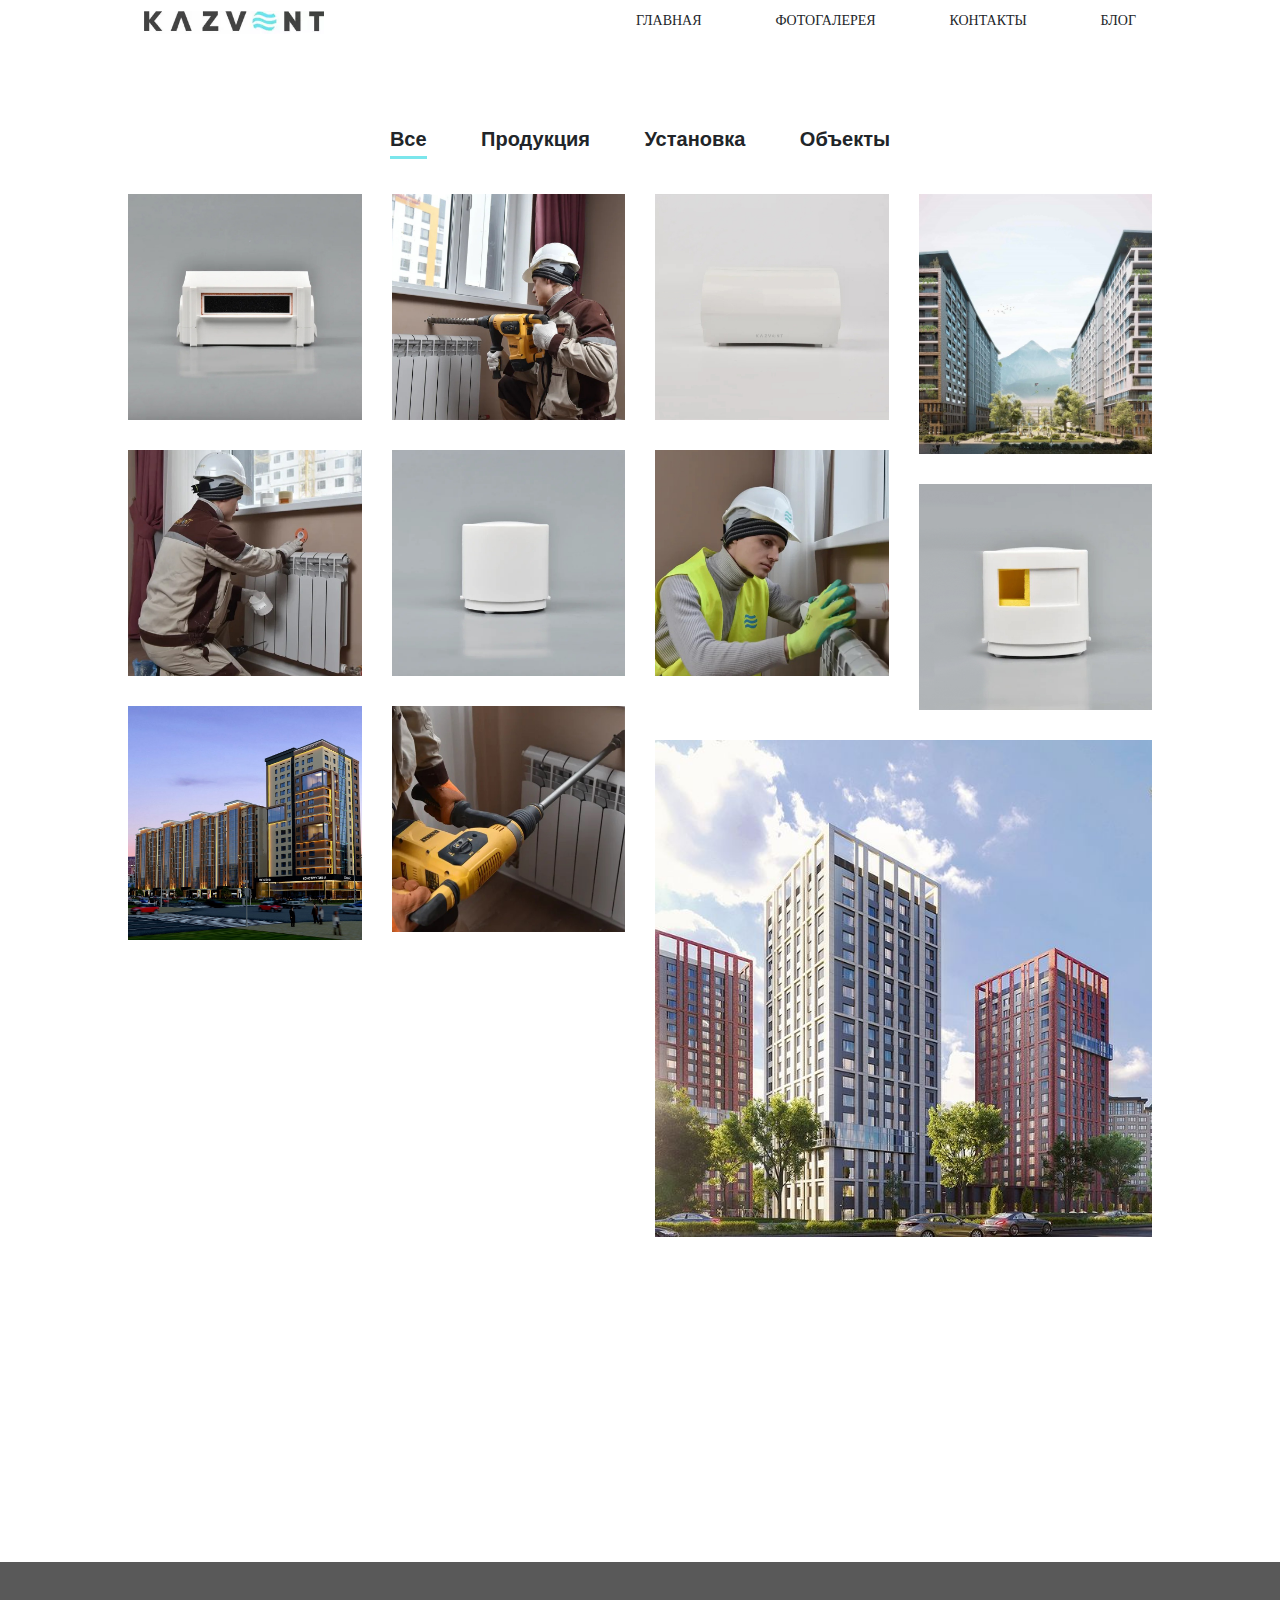
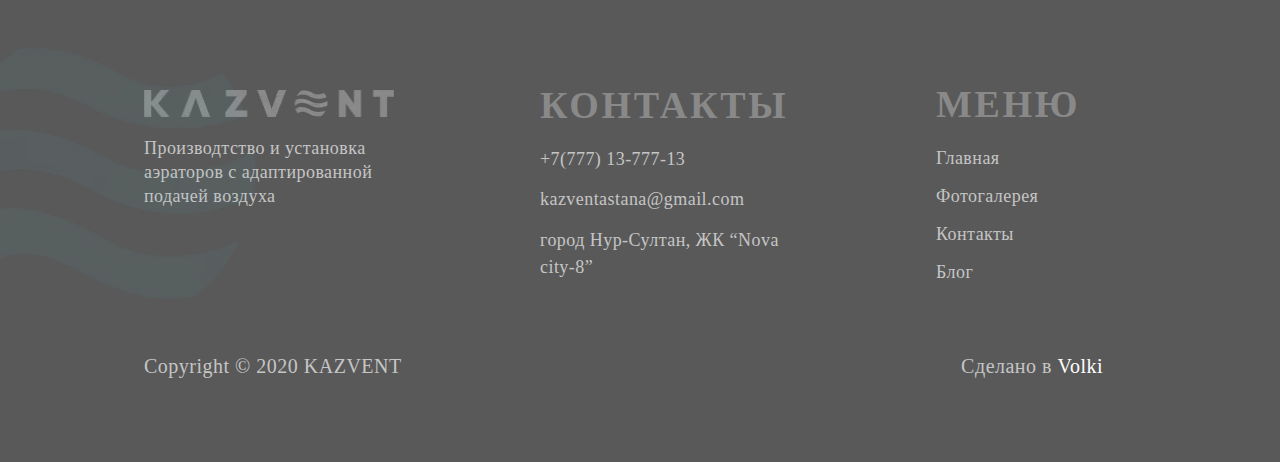
<file: gallery.html>
<!DOCTYPE html>
<html lang="en">

<head>
  <meta charset="UTF-8">
  <meta name="description" content="">
  <meta http-equiv="X-UA-Compatible" content="IE=edge">
  <meta name="viewport" content="width=device-width, initial-scale=1, shrink-to-fit=no">

  <title>Alime - Photography HTML Template</title>

  <link rel="icon" type="image/png" href="img/favicon.png">

  <link rel="stylesheet" href="css/main.css">
  <link rel="stylesheet" href="style.css">
</head>
<header class="header">
  <section class="mobile_header">
    <a href="/index.html"><img src="img/Logo.webp" alt="" class="logo_mobile"></a>
    <div class="hamburger-menu">
      <input id="menu__toggle" type="checkbox" />
      <label class="menu__btn" for="menu__toggle">
        <span></span>
      </label>
      <ul class="menu__box">
        <li><a class="menu__item" href="/index.html">Главная</a></li>
        <li><a class="menu__item" href="/gallery.html">Фотогалерея</a></li>
        <li><a class="menu__item" href="/contacts.html">Контакты</a></li>
        <li><a class="menu__item" href="/blog.html">Блог</a></li>
      </ul>
    </div>
  </section>
  <section class="header2">

    <a href="/index.html"><img src="img/Logo.webp" alt="" class="logo"></a>


    <section class="menu">
      <ul class="menu1">
        <li class="menu_element"><a href="/index.html">Главная</a></li>
        <li class="menu_element"><a href="/gallery.html">Фотогалерея</a></li>
        <li class="menu_element"><a href="/contacts.html">Контакты</a></li>
        <li class="menu_element"><a href="/blog.html">Блог</a></li>
      </ul>
    </section>
  </section>
</header>

<body>





  <div class="alime-portfolio-area section-padding-80 clearfix">
    <div class="container-fluid">
      <div class="row">
        <div class="col-12">

          <div class="alime-projects-menu">
            <div class="portfolio-menu text-center">
              <button class="btn active" data-filter="*">Все</button>
              <button class="btn" data-filter=".products">Продукция</button>
              <button class="btn" data-filter=".installation">Установка</button>
              <button class="btn" data-filter=".objects">Объекты</button>
            </div>
          </div>
        </div>
      </div>
      <div class="row alime-portfolio">

        <div class="col-12 col-sm-6 col-lg-3 single_gallery_item products mb-30 wow fadeInUp" data-wow-delay="100ms">
          <div class="single-portfolio-content">
            <img src="img/bg-img/1.jpg" alt="">
            <div class="hover-content">
              <a href="img/bg-img/1.jpg" class="portfolio-img">+</a>
            </div>
          </div>
        </div>

        <div class="col-12 col-sm-6 col-lg-3 single_gallery_item installation human mb-30 wow fadeInUp"
          data-wow-delay="300ms">
          <div class="single-portfolio-content">
            <img src="img/bg-img/A.jpg" alt="">
            <div class="hover-content">
              <a href="img/bg-img/A.jpg" class="portfolio-img">+</a>
            </div>
          </div>
        </div>

        <div class="col-12 col-sm-6 col-lg-3 single_gallery_item products mb-30 wow fadeInUp" data-wow-delay="500ms">
          <div class="single-portfolio-content">
            <img src="img/bg-img/2.jpg" alt="">
            <div class="hover-content">
              <a href="img/bg-img/2.jpg" class="portfolio-img">+</a>
            </div>
          </div>
        </div>

        <div class="col-12 col-sm-6 col-lg-3 single_gallery_item objects mb-30 wow fadeInUp" data-wow-delay="500ms">
          <div class="single-portfolio-content">
            <img src="img/bg-img/10.jpg" alt="">
            <div class="hover-content">
              <a href="img/bg-img/10.jpg" class="portfolio-img">+</a>
            </div>
          </div>
        </div>

        <div class="col-12 col-sm-6 col-lg-3 single_gallery_item installation mb-30 wow fadeInUp"
          data-wow-delay="700ms">
          <div class="single-portfolio-content">
            <img src="img/bg-img/B.jpg" alt="">
            <div class="hover-content">
              <a href="img/bg-img/B.jpg" class="portfolio-img">+</a>
            </div>
          </div>
        </div>

        <div class="col-12 col-sm-6 col-lg-3 single_gallery_item products mb-30 wow fadeInUp" data-wow-delay="100ms">
          <div class="single-portfolio-content">
            <img src="img/bg-img/3.jpg" alt="">
            <div class="hover-content">
              <a href="img/bg-img/3.jpg" class="portfolio-img">+</a>
            </div>
          </div>
        </div>

        <div class="col-12 col-sm-6 col-lg-3 single_gallery_item installation country mb-30 wow fadeInUp"
          data-wow-delay="300ms">
          <div class="single-portfolio-content">
            <img src="img/bg-img/C.jpg" alt="">
            <div class="hover-content">
              <a href="img/bg-img/C.jpg" class="portfolio-img">+</a>
            </div>
          </div>
        </div>

        <div class="col-12 col-sm-6 col-lg-3 single_gallery_item products mb-30 wow fadeInUp" data-wow-delay="500ms">
          <div class="single-portfolio-content">
            <img src="img/bg-img/4.jpg" alt="">
            <div class="hover-content">
              <a href="img/bg-img/4.jpg" class="portfolio-img">+</a>
            </div>
          </div>
        </div>

        <div class="col-12 col-sm-6 col-lg-3 single_gallery_item objects mb-30 wow fadeInUp" data-wow-delay="500ms">
          <div class="single-portfolio-content">
            <img src="img/bg-img/9.jpg" alt="">
            <div class="hover-content">
              <a href="img/bg-img/9.jpg" class="portfolio-img">+</a>
            </div>
          </div>
        </div>

        <div class="col-12 col-sm-6 col-lg-3 single_gallery_item installation mb-30 wow fadeInUp"
          data-wow-delay="700ms">
          <div class="single-portfolio-content">
            <img src="img/bg-img/D.jpg" alt="">
            <div class="hover-content">
              <a href="img/bg-img/D.jpg" class="portfolio-img">+</a>
            </div>
          </div>
        </div>

        <div class="col-12 col-sm-6 col-lg-6 single_gallery_item objects mb-30 wow fadeInUp" data-wow-delay="100ms">
          <div class="single-portfolio-content">
            <img src="img/bg-img/7.jpg" alt="">
            <div class="hover-content">
              <a href="img/bg-img/7.jpg" class="portfolio-img">+</a>
            </div>
          </div>
        </div>

        <div class="col-12 col-sm-6 col-lg-3 single_gallery_item products mb-30 wow fadeInUp" data-wow-delay="300ms">
          <div class="single-portfolio-content">
            <img src="img/bg-img/6.jpg" alt="">
            <div class="hover-content">
              <a href="img/bg-img/6.jpg" class="portfolio-img">+</a>
            </div>
          </div>
        </div>

        <div class="col-12 col-sm-6 col-lg-3 single_gallery_item products mb-30 wow fadeInUp" data-wow-delay="500ms">
          <div class="single-portfolio-content">
            <img src="img/bg-img/5.jpg" alt="">
            <div class="hover-content">
              <a href="img/bg-img/5.jpg" class="portfolio-img">+</a>
            </div>
          </div>
        </div>
        <div class="col-12 col-sm-6 col-lg-3 single_gallery_item objects mb-30 wow fadeInUp" data-wow-delay="500ms">
          <div class="single-portfolio-content">
            <img src="img/bg-img/8.jpg" alt="">
            <div class="hover-content">
              <a href="img/bg-img/8.jpg" class="portfolio-img">+</a>
            </div>
          </div>
        </div>
      </div>
    </div>
  </div>


  <footer>
    <img class="footer_bg_img" src="img/kazvent218.webp" alt="">
    <div class="footer_cont">

      <div class="col1">
        <img src="img/logo33.webp" alt="">
        <p class="col1_desc" style="margin-top: 20px;">
          Производтство и установка аэраторов с адаптированной подачей воздуха
        </p>
      </div>
      <div class="col2">
        <h2 class="col2_header">Контакты</h2>
        <p class="col2_phone" style="margin-top: 20px;"><a href="tel:+77771377713">+7(777) 13-777-13</a></p>
        <p class="col2_mail"><a href="mailto:kazventastana@gmail.com">kazventastana@gmail.com</a></p>
        <p class="col2_address">город Нур-Султан, ЖК “Nova city-8”</p>
      </div>
      <div class="col3">
        <h2 class="col3_header">Меню</h2>
        <ul class="col3_menu" style="margin-top: 20px;">
          <li class="col3_menu_item"><a href="/index.html">Главная</a></li>
          <li class="col3_menu_item"><a href="/gallery.html">Фотогалерея</a></li>
          <li class="col3_menu_item"><a href="/contacts.html">Контакты</a></li>
          <li class="col3_menu_item"><a href="/blog.html">Блог</a></li>
        </ul>
      </div>

    </div>
    <div class="upbutton">
      <button onclick="topFunction()" id="myBtn" title="Go to top">↑</button>
    </div>
    <div class="copyright">
      <p style="font-size: 20px;">Copyright © 2020 KAZVENT</p>
      <p style="font-size: 20px;" class="volki">Cделано в <a href="">Volki&nbsp;&nbsp;&nbsp;&nbsp;&nbsp;&nbsp;</a></p>
    </div>
  </footer>



  <script src="js/jquery.min.js"></script>

  <script src="js/popper.min.js"></script>

  <script src="js/bootstrap.min.js"></script>

  <script src="js/alime.bundle.js"></script>

  <script src="js/default-assets/active.js"></script>

  <script async src="https://www.googletagmanager.com/gtag/js?id=UA-23581568-13"></script>
  <script>
    window.dataLayer = window.dataLayer || [];
    function gtag() { dataLayer.push(arguments); }
    gtag('js', new Date());

    gtag('config', 'UA-23581568-13');
  </script>
  <script defer src="https://static.cloudflareinsights.com/beacon.min.js"
    data-cf-beacon='{"rayId":"63f776080e744edf","si":10,"version":"2021.4.0"}'></script>
</body>


</html>
</file>
<file: css/main.css>
/* Design elems */
.slide4_desc::after {
  content: " ";
  font-size: 24pt;
  text-align: center;
  line-height: 42px;
  color: #fff;
  /* float: left; */
  position: relative;
  top: 100px;
  left: 180px;
  /* border-radius: 25px; */
  background: url(../img/Group5.svg);
  background-size: contain;
  background-repeat: no-repeat;
  display: block;
  height: 19px;
  width: 93px;
}
.slide8_desc::after {
  content: " ";
  font-size: 24pt;
  text-align: center;
  line-height: 42px;
  color: #fff;
  /* float: left; */
  position: relative;
  top: 50px;
  left: 180px;
  /* border-radius: 25px; */
  background: url(../img/Group6.svg);
  display: block;
  background-size: contain;
  background-repeat: no-repeat;
  height: 14px;
  width: 89px;
}
.slide12_desc::after {
  font-size: 24pt;
  text-align: center;
  line-height: 42px;
  color: #fff;
  /* float: left; */
  position: relative;
  margin: 0 auto;
  width: 660px;
  height: 55px;
  /* border-radius: 25px; */
  background: url(../img/waves1.svg);
  background-size: contain;
  background-repeat: no-repeat;
  display: block;
  margin-top: 20%;
  margin-left: 45%
  
}
@media only screen and (max-width: 991px) {
  .slide4_desc::after{ display: none;}
  .slide8_desc::after {
    left: 235px;
  }
  .slide12_desc::after {
    display: none;
  }
}
@media only screen and (max-width: 576px) {
  .slide8_desc::after {
    left: 115px;
    top: 15px;
  }
}
/* Design elems END */

/* POST */
.back_button {
  background-color: #7BE6EC;
  font-family: Montserrat;
  /* Green */
  border: none;
  color: white;
  padding: 10px 50px;
  text-align: center;
  text-decoration: none;
  display: inline-block;
  font-size: 16px;
  cursor: pointer;
  border-radius: 5px;
  margin-bottom: 50px;

}

.back_button:hover {
	background-color: #84a98c;	
}
.blog_page_wrapper{
  width: 992px;
  margin: 0 auto;
}
.blog_header_img{
  width: 100%;
  height: 400px;
  object-fit: cover;
}
.post_date{
  font-family: Montserrat;
  color: grey;
  font-weight: 300;
}
.blog_page_header{
  font-family: Montserrat;
  font-size: 32px;
  font-style: normal;
  font-weight: 700;
  letter-spacing: 0em;
  margin-top: 60px;
  margin-bottom: 60px;
}
.post{
  font-family: Montserrat;
  font-size: 16px;
  text-align: justify;
  line-height: 25px;
}
@media only screen and (max-width: 991px) {
  .blog_page_wrapper{
    width: 576px;
  }
  #myBtn{
    visibility: hidden;
  }
  @media only screen and (max-width: 576px) {
    .blog_page_wrapper{
      width: 320px;
    }
  }
}
/* POST END */
/* BLOG */
.blog_header{
  width: 992px;
  font-family: Montserrat;
  font-size: 42px;
  font-style: normal;
  font-weight: 700;
  letter-spacing: 0em;
  text-align: center;
  margin: 0 auto;
  margin-top: 62px;
  
}
.blog_wrapper{
  padding-top: 31px;
  width: 992px;
  display: grid;
  grid-template-columns: 310px 310px 310px;
  grid-column-gap: 31px;
  grid-row-gap: 31px;
  margin: 0 auto;
  margin-bottom: 62px;
}
.blog_item{
  display: flex;
  flex-direction: column;
  justify-content: space-between;
  height: 340px;
}
.blog_item a{
text-decoration: none;
color: inherit;
object-fit: cover;
}
.blog_item_img{
  object-fit: cover;
  height: 280px;
  transition: .5s ease;
}

.blog_item_img:hover{
  opacity: 0.3;
}
.blog_item_header{
  font-weight: 400;
  height: 60px;
  padding: 0;
  margin: 0;
  text-align: center;
  font-family: Montserrat;
  color: black;
  padding-top: 10px;
  font-size: 18px;
}
.blog_item_header:hover{
  color: grey;
}
@media only screen and (max-width: 991px) {
  .blog_wrapper{
    width: 576px;
    grid-template-columns: 257px 257px ;
    grid-column-gap: 31px;
    grid-row-gap: 61px;
  }
  .blog_header{
    width: 576px;
  }
  .blog_item_header{
    font-size: 17px;
  }
  .blog_item{
    height: 257px;
  }
  .blog_item_img{
    height: 257px;
  }
}
@media only screen and (max-width: 576px) {
  .blog_wrapper{
    width: 320px;
    grid-template-columns: 320px ;
    grid-column-gap: 0;
    grid-row-gap: 61px;
  }
  .blog_header{
    width: 320px;
  }
  .blog_item_header{
    font-size: 17px;
  }
  .blog_item{
    height: 320px;
  }
  .blog_item_img{
    height: 320px;
  }
}
/* BLOG END */
/* CONTACTS */
.contacts_wrapper{
  width: 992px;
  margin: 0 auto;
  display: flex;
  flex-direction: row;
  height: 480px;
  background-color: #F2F2F2;
  margin-top: 30px;
  margin-bottom: 50px;
}
.map_contacts_desktop{
  width: 660px;
}
.map_contacts_tablet{
  width: 576px;
  display: none;
}
.map_contacts_mobile{
  width: 320px;
  display: none;
}
.contacts_list{
  height: 480px;
  width: 332px;
  padding: 20px;
  padding-top: 40px;
  padding-bottom: 40px;
  display: flex;
  flex-direction: column;
  justify-content: space-between;
  align-items: center;
  margin: 0 auto;
  list-style: none;
  font-family: Montserrat;
}
.contacts_list li{
  width: 240px;
}

.contacts_list a{
  text-decoration: none;
  color: inherit;
}

.contacts_list a:hover{
  text-decoration: none;
  color: rgb(98, 180, 173);
}
@media only screen and (max-width: 991px) {
  .contacts_wrapper{
    width: 576px;
  }

  .contacts_list li{
    width: 400px;
  }
  .map_contacts_desktop{
    display: none;
  }
  .map_contacts_tablet{
    display: block;
  }
  .contacts_wrapper{
    flex-direction: column;
    height: 1000px;
  }
}
@media only screen and (max-width: 576px){
  .contacts_wrapper{
    width: 100%;
  }

  .contacts_list li{
    width: 300px;
  }
  .map_contacts_desktop{
    display: none;
  }
  .map_contacts_tablet{
    display: none;
  }
  .map_contacts_mobile{
    display: block;
    width: 100%;
  }
  .contacts_wrapper{
    flex-direction: column;
    height: 1000px;
  }

}

/* CONTACTS END */
.col2 a{
  text-decoration: none;
  color: inherit;
}

.col2 a:hover{
  color: white;
  
}
html {
  scroll-behavior: smooth;
}
* { 
  box-sizing: border-box; 
  -webkit-overflow-scrolling: touch;
}
.volki a:hover{  
  color: grey;
}
.portfolio-menu{
  font-family: 'Montserrat', sans-serif;

}

.arrow_carrot-up:before {
  content: "↑";
}

header{
  z-index: 99;
}

.copyright p {
  color: #C5C5C5;
}

.alime-projects-menu .portfolio-menu .btn::after {
  background-color: #7BE6EC;
}

.mfp-close{
  z-index: 9999;
}

.customer-logos {
  background-color: white;
}

/* Slider */
.slick-slide {
    margin: 0px 20px;
}

.slick-slide img {
    width: 100%;
}

.slick-slider
{
    position: relative;
    display: block;
    box-sizing: border-box;

    -webkit-user-select: none;
       -moz-user-select: none;
        -ms-user-select: none;
            user-select: none;

    -webkit-touch-callout: none;
    -khtml-user-select: none;
    -ms-touch-action: pan-y;
        touch-action: pan-y;
    -webkit-tap-highlight-color: transparent;
}

.slick-list
{
    position: relative;
    display: block;
    overflow: hidden;

    margin: 0;
    padding: 0;
}
.slick-list:focus
{
    outline: none;
}
.slick-list.dragging
{
    cursor: pointer;
    cursor: hand;
}

.slick-slider .slick-track,
.slick-slider .slick-list
{
    -webkit-transform: translate3d(0, 0, 0);
       -moz-transform: translate3d(0, 0, 0);
        -ms-transform: translate3d(0, 0, 0);
         -o-transform: translate3d(0, 0, 0);
            transform: translate3d(0, 0, 0);
}

.slick-track
{
    position: relative;
    top: 0;
    left: 0;

    display: block;
}
.slick-track:before,
.slick-track:after
{
    display: table;

    content: '';
}
.slick-track:after
{
    clear: both;
}
.slick-loading .slick-track
{
    visibility: hidden;
}

.slick-slide
{
    display: none;
    float: left;

    height: 100%;
    min-height: 1px;
}
[dir='rtl'] .slick-slide
{
    float: right;
}
.slick-slide img
{
    display: block;
}
.slick-slide.slick-loading img
{
    display: none;
}
.slick-slide.dragging img
{
    pointer-events: none;
}
.slick-initialized .slick-slide
{
    display: block;
}
.slick-loading .slick-slide
{
    visibility: hidden;
}
.slick-vertical .slick-slide
{
    display: block;

    height: auto;

    border: 1px solid transparent;
}
.slick-arrow.slick-hidden {
    display: none;
}

header{
  margin: 0;
  padding: 0;
}
body {
  margin: 0;
}

.mobile_header{
  display: none;
}
.logo_mobile{
  display: none;
}
.header {
  position: sticky;
  top: 0;
  padding: 0;
padding-top: 10px;
padding-bottom: 10px;
width: 100%;
margin: auto;

background-color: white;

}
.header2 {
  display: flex;
flex-direction: row;
justify-content: space-between;
margin: auto;
text-transform: uppercase;
  width: 992px;

}
.logo{
  width: 180px;
 
  background-size: contain;
  background-repeat: no-repeat;
}
.menu1{
  font-family: Montserrat;
  font-size: 14px;
  font-weight: 400;
  margin: 0;
  display: flex;
  justify-content: space-between;
  width: 500px;
  text-decoration: none;
  list-style-type: none;
}

.menu_element a{
  color: inherit;
  text-decoration: none;
}
.menu_element a:hover{
text-decoration: underline;

}

.slide1{
  height: 800px;
  background-image: url(../img/homescreen_bg.webp);
  background-size: cover;
  background-repeat: no-repeat;
  background-position: center;
}
.slide1_cont{
  width: 992px;
  margin: auto;
  display: flex;
  justify-content: center;
  flex-direction: column;
}
.slide1_header{
  padding-top: 280px;
  font-size: 45px;
  width: 590px;
  font-family: Montserrat;
  color: white;
  font-weight: 700;
  margin-bottom: 0;
}

.slide1_desc {
  font-family: Montserrat;
  color: white;
  font-weight: 300;
  width: 500px;
  font-size: 18px;
}

.slide1_button{
  width: 203px;
height: 43px;
background: white;
border-radius: 41px;
border: none;
font-family: Montserrat;
margin-top: 15px;
font-size: 14px;
text-transform: uppercase;
font-weight: 600;
-moz-transition:color .1s ease-in;
-o-transition:color .1s ease-in;
-webkit-transition:color .1s ease-in;
transition: all .1s ease-in;
}

.slide1_button:hover{
  background: #ccf1f5;
}

.silde2_cont{
  padding-top: 195px;
  width: 992px;
  margin: auto;
  display: grid;
  grid-template-columns:50% 50% ;
}

.slide2 {
  background: #EDEBE9;
  height: 800px;
}

.slide2_header{
  font-size: 45px;
  width: 590px;
  font-family: Montserrat;
  color: #6A6A6A;
  font-weight: bold;
  margin-bottom: 0;
}

.slide2_desc{
  margin-top: 30px;
  font-family: Montserrat;
  color: #656464;
  font-weight: light;
  width: 500px;
  font-size: 18px;
}

.feature1{
  margin-top: 200px;
  font-family: Montserrat;
  color: #707070;
  font-weight: 600;
  text-transform: uppercase;
  text-decoration: none;
  list-style-type: none;
  font-size: 14px;
  padding: 0;
  margin: 0;
  margin-top: 60px;
}

.f1:before{
  content: "";
  background-image: url(../img/Group1.webp);
  background-size: cover;
  height: 33px;
  width: 33px;
  border-radius: 50%;
  margin-right: 15px;
  display: inline-block;
  vertical-align: middle;
}

.feature2{
  margin: 0;
  margin-top: 17px;
  font-family: Montserrat;
  color: #707070;
  font-weight: 600;
  text-transform: uppercase;
  text-decoration: none;
  list-style-type: none;
  font-size: 14px;
  padding: 0;
  
}

.f2:before{
  content: "";
  background-image: url(../img/Group2.webp);
  background-size: cover;
  height: 33px;
  width: 33px;
  border-radius: 50%;
  margin-right: 15px;
  display: inline-block;
  vertical-align: middle;
}

.slide3 {
  margin: 0;
  height: 500px;
  background-image: url(../img/2nd_pic_right.webp);
  background-attachment: fixed;
  background-size: cover;
  background-repeat: no-repeat;
  background-position: center;
}

.slide3_cont{
  width: 992px;
  margin: auto;
  padding-top: 150px;
}

.slide3_header{
  font-size: 45px;
  width: 590px;
  font-family: Montserrat;
  color: white;
  font-weight: bold;
  margin: 0;
}

.slide3_desc{
  margin-top: 30px;
  font-family: Montserrat;
  color: white;
  font-weight: light;
  width: 500px;
  font-size: 18px;
}

.slide4_cont{
  padding-top: 195px;
  width: 992px;
  margin: auto;
  display: grid;
  grid-template-columns:50% 50% ;
}

.slide4 {
  background: #EDEBE9;
  height: 800px;
}

.slide4_header{
  font-size: 45px;
  width: 590px;
  font-family: Montserrat;
  color: #6A6A6A;
  font-weight: bold;
  margin-bottom: 0;
  margin-top: 105px;
}

.slide4_desc{
  margin-top: 30px;
  font-family: Montserrat;
  color: #656464;
  font-weight: light;
  width: 500px;
  font-size: 18px;
}

.slide5_cont{
  padding-top: 85px;
  width: 992px;
  margin: auto;
  display: flex;
  flex-direction: column;
}

.slide5{
  background: #F1F0F0;
  height: 800px;
}

.line1{
  border-bottom: 1px solid grey;
  margin-top: 80px;
}

.line2{
  border-bottom: 1px solid grey;
}

.slide5_logo img{
  width: 180px;
}

.slide5_logo {
  margin: 0 auto;
}

.slide5_header{
  width: 400px;
  font-family: Montserrat;
  font-size: 42px;
  font-style: normal;
  font-weight: 700;
  letter-spacing: 0em;
  text-align: center;
  margin: 0 auto;
  margin-top: 70px;
  margin-bottom: 70px;
}

.slide6 {
  margin: 0;
  height: 700px;
  background-image: url(../img/Pic_3.webp);
  background-attachment: fixed;
  background-size: cover;
  background-repeat: no-repeat;
  background-position: left;
}

.slide6_cont{
  width: 992px;
  margin: auto;
  padding-top: 250px;
}

.slide6_header{
  font-size: 45px;
  width: 992px;
  font-family: Montserrat;
  color: white;
  font-weight: bold;
  margin: 0;
  text-align: right;
}

.slide6_desc{
  margin-top: 30px;
  font-family: Montserrat;
  color: white;
  font-weight: light;
  width: 543px;
  font-size: 18px;
  text-align: left;
  margin-left: auto;
  line-height: 30px;
}

.slide7_img {
  display: none;
}
.slide7 {
  margin: 0;
  height: 800px;
  background-image: url(../img/4rth-1.webp);

  background-size: cover;
  background-repeat: no-repeat;
  background-position: center center;
}

.slide7_cont{
  width: 992px;
  margin: auto;
  padding-top: 250px;
}

.slide7_header{
  font-size: 45px;
  width: 590px;
  font-family: Montserrat;
  color: #424242;
  font-weight: bold;
  margin: 0;
}

.slide7_desc{
  margin-top: 30px;
  font-family: Montserrat;
  color: #424242;
  font-weight: light;
  width: 500px;
  font-size: 18px;
  line-height: 30px;
}

.slide8_cont{
  margin: auto;
  display: grid;
  grid-template-columns: 60% 30% 10%;
}

.slide8 {
  margin: 0;
  height: 800px;
  background-image: url(../img/Obi.webp);
  background-attachment: fixed;
  background-size: 50%;
  background-repeat: no-repeat;
  background-position: center left;
}

.slide8_header{
  margin: 0 auto;
  font-size: 45px;
  min-width: 350px;
  font-family: Montserrat;
  color: #424242;
  font-weight: bold;
  margin: 0;
  text-align: left;
}

.slide8_desc{
  margin-top: 30px;
  font-family: Montserrat;
  color: #424242;
  font-weight: light;
  font-size: 18px;
  line-height: 30px;
  text-align: left;
  max-width: 440px;
}

.slide8_content{
  padding-top: 300px;
}

.slide9 {
  margin: 0;
  height: 735px;
  background-image: url(../img/Mushroom-Bottom.webp);
  background-size: cover;
  background-repeat: no-repeat;
  background-position: center center;
}

.slide9_cont{
  width: 992px;
  margin: auto;
  padding-top: 150px;
  display: flex;
  flex-direction: column;
  align-content: center;
}

.slide9_header{
  font-size: 45px;
  width: 992px;
  font-family: Montserrat;
  color: black;
  font-weight: bold;
  margin: 0;
  text-align: center;
}

.slide9_desc{
  margin-top: 30px;
  font-family: Montserrat;
  color: #424242;
  font-weight: light;
  width: 992px;
  font-size: 18px;
  line-height: 30px;
  text-align: center;
}
.slide9_desc p{
  width: 700px;
  margin: 0 auto;
}

.slide10_cont{
  margin: auto;
  display: grid;
  grid-template-columns: 60% 30% 10%;
}

.slide10 {
  margin: 0;
  height: 800px;
  background-image: url(../img/WOrk-jpg.webp);
  background-attachment: fixed;
  background-size: 50%;
  background-repeat: no-repeat;
  background-position: center left;
}

.slide10_header{
  font-size: 45px;
  font-family: Montserrat;
  color: #424242;
  font-weight: bold;
  margin: 0;
}

.slide10_desc{
  margin-top: 30px;
  font-family: Montserrat;
  color: #424242;
  font-weight: light;
  font-size: 18px;
  line-height: 30px;
}

.slide10_content{
  padding-top: 250px;
  margin-left: 30px;
}

.f3:before{
  content: "";
  background-image: url(../img/Group3.webp);
  background-size: cover;
  height: 33px;
  width: 33px;
  border-radius: 50%;
  margin-right: 15px;
  display: inline-block;
  vertical-align: middle;
}

.f4:before{
  content: "";
  background-image: url(../img/Group4.webp);
  background-size: cover;
  height: 33px;
  width: 33px;
  border-radius: 50%;
  margin-right: 15px;
  display: inline-block;
  vertical-align: middle;
}

.slide11_cont{
  margin: auto;
  display: grid;
  grid-template-columns: 10% 30% 60%;
}

.slide11 {
  margin: 0;
  height: 800px;
  background-image: url(../img/Car.webp);
  background-attachment: fixed;
  background-size: 50%;
  background-repeat: no-repeat;
  background-position: center right;
}

.slide11_header{
  font-size: 45px;
  width: 400px;
  font-family: Montserrat;
  color: #424242;
  font-weight: bold;
  margin: 0;
}

.slide11_desc{
  margin-top: 30px;
  font-family: Montserrat;
  color: #424242;
  font-weight: light;
  font-size: 18px;
  line-height: 30px;
  max-width: 400px;
}

.slide11_content{
  padding-top: 250px;
}

.slide12_cont{

  margin: auto;
  display: grid;
  grid-template-columns: 60% 30% 10%;
}

.slide12 {
  margin: 0;
  height: 800px;
  background-image: url(../img/Man-with-logo-65656-1.webp);
  background-attachment: fixed;
  background-size: 50%;
  background-repeat: no-repeat;
  background-position: center left;
}

.slide12_header{
  font-size: 45px;

  font-family: Montserrat;
  color: #424242;
  font-weight: bold;
  margin: 0;
}

.slide12_desc{
  margin-top: 30px;
  font-family: Montserrat;
  color: #424242;
  font-weight: light;

  font-size: 18px;
  line-height: 30px;
}

.slide12_content{
  padding-top: 250px;
  margin-left: 30px;
}

.slide13 {
  margin: 0;
  height: 735px;
  background-image: url(../img/pIC-7.webp);
  background-size: cover;
  background-repeat: no-repeat;
  background-position: center center;
}

.slide13_cont{
  width: 992px;
  margin: auto;
  padding-top: 150px;
  display: flex;
  flex-direction: column;
  align-content: center;
}

.slide13_header{
  font-size: 45px;
  width: 992px;
  font-family: Montserrat;
  color: white;
  font-weight: bold;
  margin: 0;
  text-align: center;
}

.slide13_desc{
  margin-top: 30px;
  font-family: Montserrat;
  color: white;
  font-weight: light;
  width: 992px;
  font-size: 18px;
  line-height: 30px;
  text-align: center;
}
.slide13_desc p{
  width: 700px;
  margin: 0 auto;
}
.partners{
  margin-top: 50px;
}

.partners_header{
  font-family: Montserrat;
  font-size: 45px;
  width: 992px;
  margin: 0 auto;
  text-align: center;
  margin-bottom: 50px;
}

.slide15{
  margin: 0;
  height: 600px;
  background-image: url(../img/ADN_4739-1.webp);
  background-size: cover;
  background-repeat: no-repeat;
  background-position: center center;
  background-attachment: fixed;
}

.slide15_cont{
  width: 992px;
  margin: auto;
  padding-top: 150px;
  display: flex;
  flex-direction: column;
  align-content: center;
}

.slide15_header{
  font-size: 40px;
  width: 992px;
  font-family: Montserrat;
  color: black;
  font-weight: bold;
  margin: 0;
}

.slide15_desc{
  margin-top: 70px;
  font-family: Montserrat;
  color: #424242;
  font-weight: light;
  width: 400px;
  font-size: 18px;
  line-height: 30px;
}

.whatsapp{
  width: 303px;
  background: #4E4E4E;
  color: white;
border-radius: 41px;
border: none;
font-family: Montserrat;
margin-top: 15px;
font-size: 14px;
font-weight: 600;
-moz-transition:color .1s ease-in;
-o-transition:color .1s ease-in;
-webkit-transition:color .1s ease-in;
transition: all .1s ease-in;
}

.whatsapp:hover{
  background: #9b9b9b;
}

footer{
  background-color: #595959;
  width: 100%;
  height: 500px;
}

.footer_cont{
  display: flex;
  flex-direction: row;
  justify-content: space-between;
  width: 992px;
  margin: 0 auto;
  padding-top: 120px;
}

.footer_bg_img {
  position: absolute;
  margin-top: 80px;
  width: 300px;
}

.col1{
  width: 250px;
}

.col1_desc{
  font-family: Montserrat;
  font-style: normal;
  font-weight: 300;
  font-size: 18px;
  line-height: 132%;
  letter-spacing: 0.025em;
  color: #C5C5C5;
}

.col1 img{
  padding-top: 8px;
}


.col2{
  width: 250px;
}

.col2_header{
  font-family: Montserrat;
font-style: normal;
font-weight: 800;
font-size: 38px;
line-height: 46px;
letter-spacing: 0.07em;

color: #898989;
text-transform: uppercase;
padding: 0;
margin: 0;
}

.col2_phone{
  font-family: Montserrat;
  font-style: normal;
  font-weight: 300;
  font-size: 18px;
  line-height: 132%;
  letter-spacing: 0.025em;
  color: #C5C5C5;
}
.col2_mail{
  font-family: Montserrat;
  font-style: normal;
  font-weight: 300;
  font-size: 18px;
  line-height: 132%;
  letter-spacing: 0.025em;
  color: #C5C5C5;
}
.col2_address{
  font-family: Montserrat;
  font-style: normal;
  font-weight: 300;
  font-size: 18px;
  line-height: 150%;
  letter-spacing: 0.025em;
  color: #C5C5C5;
}
.col3{
  width: 200px;
}

.col3_header{
  font-family: Montserrat;
  font-style: normal;
  font-weight: 800;
  font-size: 38px;
  line-height: 45px;
  letter-spacing: 0.07em;
  color: #898989;
  text-transform: uppercase;
  padding: 0;
  margin: 0;
}

.col3_menu{
  display: flex;
  flex-direction: column;
  height: 138px;
  justify-content: space-between;
  padding: 0;
}

#myBtn {
  display: none;
  position: fixed;
  bottom: 30px;
  right: 30px;
  z-index: 99;
  font-size: 38px;
  border: none;
  outline: none;
  background-color:#000000;
  color: white;
  cursor: pointer;
  border-radius: 50%;
  height: 60px;
  width: 60px;
  text-align: center;
  padding-bottom: 8px;
}


#myBtn:hover {
  background-color: #555;
}

.col3_menu_item{
  list-style: none;
  padding: 0;
  margin: 0;
  font-family: Montserrat;
  font-style: normal;
  font-weight: 300;
  font-size: 18px;
  line-height: 132%;
  letter-spacing: 0.025em;
  color: #C5C5C5;
}

.col3_menu_item a{
  text-decoration: none;
  color: inherit;
}

.col3_menu_item:hover{
  color: white;
}

.copyright{
  width: 992px;
  display: flex;
  flex-direction: row;
  justify-content: space-between;
  margin: 0 auto;
  margin-top: 50px;
  font-family: Montserrat;
font-style: normal;
font-weight: 300;
font-size: 20px;
line-height: 132%;
/* or 33px */

letter-spacing: 0.025em;

color: #C5C5C5;
}

.copyright a{
  color: white;
  text-decoration: none;
}

@media only screen and (max-width: 991px) {
  
  .portfolio-menu{
    display: flex;
    justify-content: space-between;
  }
  .header2 {
    display: none;
  }
  .logo_mobile{
    display: block;
    width: 150px;
    margin-left: 20px;
  }
  .header{
    padding: 0;
  }
  .mobile_header{
    width: 100%;
    display: flex;
    justify-content: space-between;
    align-items: center;
    position: sticky;
    top: 0;
    background: white;
    height: 50px;
  }
  /* скрываем чекбокс */
#menu__toggle {
  opacity: 0;
}
/* стилизуем кнопку */
.menu__btn {
  display: flex; /* используем flex для центрирования содержимого */
  align-items: center;  /* центрируем содержимое кнопки */
  position: fixed;
  top: 10px;
  right: 20px;
  width: 26px;
  height: 26px;
  cursor: pointer;
  z-index: 1;
}
/* добавляем "гамбургер" */
.menu__btn > span,
.menu__btn > span::before,
.menu__btn > span::after {
  display: block;
  position: absolute;
  width: 100%;
  height: 2px;
  background-color: #616161;
}
.menu__btn > span::before {
  content: '';
  top: -8px;
}
.menu__btn > span::after {
  content: '';
  top: 8px;
}

/* контейнер меню */
.menu__box {
  display: block;
  position: fixed;
  visibility: hidden;
  top: 0;
  right: 100%;
  width: 300px;
  height: 100%;
  margin: 0;
  padding: 80px 0;
  list-style: none;
  text-align: center;
  background-color: #ECEFF1;
  box-shadow: 1px 0px 6px rgba(0, 0, 0, .2);
}
/* элементы меню */
.menu__item {
  display: block;
  padding: 12px 24px;
  color: #333;
  font-family: 'Montserrat', sans-serif;
  font-size: 20px;
  font-weight: 600;
  text-decoration: none;
}
.menu__item:hover {
  background-color: #CFD8DC;
}

#menu__toggle:checked ~ .menu__btn > span {
  transform: rotate(45deg);
}
#menu__toggle:checked ~ .menu__btn > span::before {
  top: 0;
  transform: rotate(0);
}
#menu__toggle:checked ~ .menu__btn > span::after {
  top: 0;
  transform: rotate(90deg);
}
#menu__toggle:checked ~ .menu__box {
  visibility: visible;
  right: 0;
}

.menu__btn > span,
.menu__btn > span::before,
.menu__btn > span::after {
  transition-duration: .25s;
}
.menu__box {
  transition-duration: .25s;
}
.menu__item {
  transition-duration: .25s;
}
  .menu1{
    width: 100%;
  }
  .slide1{
    background-position: right;
    background-image: url(../img/mAINSCREEN_thinner.webp);
  }
  .slide1_cont{
    width: 576px;
  }

  .slide2 {
    height: 860px;
  }

  .silde2_cont{
    width: 576px;
    display: flex;
    flex-direction: column;
    padding-top: 50px;
    margin: 0 auto;
    align-items: center;
  }

  .slide2_header{
    text-align: center;
    font-size: 40px;
  }

  .slide2_desc{
    font-size: 18px;
  }

  .slide2_desc{
    text-align: center;
    width: auto;
    max-width: 550px;
    margin: 0 auto;
    margin-top: 20px;
  }
  .slide2 img{
    width: 350px;
    padding-left: 40px;
  }
  .feature1{
    text-align: center;
    margin-top: 40px;
  }
  .feature2{
    text-align: center;
  }
  .slide3_cont{
    width: 576px;
    margin: auto;
    padding-top: 62px;
  }
  .slide3 {
    background-size: cover;
    height: 300px;
    background-attachment: unset;
  }
  .slide3_header{
    font-size: 40px;
    width: 400px;
  }
  .slide3_desc{
    font-size: 15px;
    width: 400px;
  }
  .slide4_cont{
    padding-top: 55px;
    width: 576px;
    margin: auto;
    display: grid;
    grid-template-columns:100%;
    grid-template-rows: 50% 50%;
    margin: 0 auto;
    text-align: center;
  }
  .slide4_desc{
    max-width: 500;
    margin: 0 auto;
    margin-top: 20px;
    font-size: 15px;
  }
  .slide4_header{
    font-size: 40px;
  }
  .slide4 {
    height: 640px;
  }
  .slide5{
    height: 640px;
  }
  .slide5_cont{
    width: 576px;
    padding-top: 55px;
  }
  .slide5_logo img{
    width: 120px;
  }
  .line1{
    margin-top: 55px;
  }
  .slide5_header{
    font-size: 38px;
    width: 380px;
  }
  .slide6 {
    background-attachment: unset;
    background-image: unset;
    height: 1000px;
    background-size: cover;
    background-position: left;
  }
  .slide6_cont{
    width: 576px;
    padding-top: 190px;
  }
  .slide6_header{
    width: 550px;
    font-size: 40px;
    color: #424242;
    text-align: center;
    margin: 0 auto;
  }
  .slide6_desc{
    font-size: 16px;
    line-height: unset;
    width: 550px;
    margin: 0 auto;
    margin-top: 20px;
    color: #424242;
    text-align: center;
  }
  .slide6_img{
    display: block;
    width: 100%;
    height: 500px;
    background-size: cover;
    background-position: center center;
    background-image: url(../img/Pic3_mobile.webp);
  }
  .slide7_cont{
    width: 576px;
    margin: auto;
    padding-top: 100px;
  }
  .slide7_img{
    display: block;
    width: 100%;
    height: 500px;
    background-size: cover;
    background-position: center center;
    background-image: url(../img/Pic_4_mobile.webp);
  }

  .slide7 {
    background-position: center center;
    height: 1000px;
    background-size: cover;
    background-image: unset;
}
.slide7_header{
  font-size: 40px;
  width: 400px;
  text-align: center;
  margin: 0 auto;
}
.slide7_desc{
  font-size: 16px;
  margin: 0 auto;
  margin-top: 70px;
  text-align: center;
}
.slide8_cont{
  grid-template-columns: 100%;
  grid-template-rows: 30px 400px;
  width: 576px;
  padding-top: 100px;
}
.slide8 {
  background-attachment: unset;
  background-size: cover;
  background-repeat: no-repeat;
  background-position: left;
  background-image: unset;
  height: 1000px;
}
.slide8_content{
  padding-top: 0;
}
.slide8_desc{
  margin: 0 auto;
  margin-top: 70px;
  max-width: 550px;
  text-align: center;
  font-size: 16px;
}
.slide8_img2{
  height: 500px;
  width: 100%;
  background-image: url(../img/Obi.webp);
  background-size: cover;
  background-position: center center;
}
.slide8_header{
 max-width: 550px;
 margin: 0 auto;
 text-align: center;
 font-size: 40px;
}
.slide9_cont{
  width: 576px;
}
.slide9_header{
  width: 576px;
}
.slide9_desc{
  width: 576px;
}

.slide9_desc p{
  width: 567px;
}

.slide10_cont{
  display: block;
  width: 576px;
}

.slide10 {
  background-image: unset;
  height: 1180px;
}
.slide10_img2{
  height: 500px;
  width: 100%;
  background-size: cover;
  background-image: url(../img/WOrk-jpg.webp);
}

.slide10_header{
  max-width: 550px;
  margin: 0 auto;
  text-align: center;
  font-size: 40px;
 }

.slide10_desc{
  margin: 0 auto;
  margin-top: 70px;
  max-width: 550px;
  text-align: center;
  font-size: 16px;
}

.slide10_content{
  padding-top: 100px;
  margin-left: 0;
}

.f3:before{
  content: "";
  background-image: url(../img/Group3.webp);
  background-size: cover;
  height: 55px;
  width: 55px;
  border-radius: 50%;
  margin: 0 auto;
  display: block;
  margin-bottom: 20px;
}
.f4:before{
  content: "";
  background-image: url(../img/Group4.webp);
  background-size: cover;
  height: 55px;
  width: 55px;
  border-radius: 50%;
  margin: 0 auto;
  display: block;
  margin-bottom: 20px;
}

.feature1{
  font-size: 18px;
}
.feature2{
  font-size: 18px;
}
.slide11_cont{
  display: block;
  width: 576px;
}

.slide11 {
  background-image: unset;
  height: 1000px;
}
.slide11_img2{
  height: 500px;
  width: 100%;
  background-size: cover;
  background-image: url(../img/Car.webp);
}

.slide11_header{
  max-width: 550px;
  margin: 0 auto;
  text-align: center;
  font-size: 40px;
 }

.slide11_desc{
  margin: 0 auto;
  margin-top: 70px;
  max-width: 550px;
  text-align: center;
  font-size: 16px;
}
.slide11_content{
  padding-top: 170px;
}

.slide12_cont{
  display: block;
  width: 576px;
}

.slide12 {
  background-image: unset;
  height: 1000px;
}
.slide12_img2{
  height: 500px;
  width: 100%;
  background-size: cover;
  background-image: url(../img/Man-with-logo-65656-1.webp);
}

.slide12_header{
  max-width: 550px;
  margin: 0 auto;
  text-align: center;
  font-size: 40px;
 }

.slide12_desc{
  margin: 0 auto;
  margin-top: 70px;
  max-width: 550px;
  text-align: center;
  font-size: 16px;
}

.slide12_content{
  padding-top: 150px;
  margin-left: 0;
}

.slide13_cont {
  width: 576px;
  margin: 0 auto;
}

.slide13_header{
  max-width: 550px;
  margin: 0 auto;
  text-align: center;
  font-size: 40px;
 }

.slide13_desc {
  margin: 0 auto;
  margin-top: 40px;
  max-width: 550px;
  text-align: center;
  font-size: 16px;
}

.slide13_desc p{
  width: 550px;
}

.slide13_content{
  padding-top: 150px;
  margin-left: 0;
}

.slide13 {
  height: 700px;
}

.partners_header {
  width: 576px;
}

.slide15_cont {
  width: 576px;
  margin: 0 auto;
}

.slide15_header{
  max-width: 550px;
  margin: 0 auto;
  text-align: center;
  font-size: 40px;
 }

.slide15_desc {
  margin: 0 auto;
  margin-top: 40px;
  max-width: 550px;
  text-align: center;
  font-size: 16px;
}

.slide15_desc p{
  width: 550px;
}

.slide15_content{
  padding-top: 150px;
  margin-left: 0;
}

.slide13 {
  height: 700px;
}

.whatsapp {
  margin: 0 auto;
  margin-top: 30px;
}

.footer_cont{
  display: flex;
  flex-direction: column;
  margin: 0 auto;
  width: 576px;
  align-items: center;
  padding-top: 70px;
}

.col1_desc{
  text-align: center;
}

.col1 img{
  margin: 0 auto;
  padding-left: 2px;
}

.col2{
  margin-top: 50px;
  width: 250px;
}

.col3{
  margin-top: 50px;
  width: 250px;
}

footer{
  height: 1000px;
}
.col3_menu{
  align-items: center;
}
.col3_header{
  text-align: center;
}
.col2_phone{
  text-align: center;
}
.col2_mail{
  text-align: center;
}
.col2_address{
  text-align: center;
}

.copyright{
  width: 536px;
}
}
@media only screen and (max-width: 576px) {
  .slide1_cont{
    width: 320px;
  }
  .header{
    padding: 0;
  }
  .header2{
    display: none;
  }
  .mobile_header{
    width: 100%;
    display: flex;
    justify-content: space-between;
    align-items: center;
    position: sticky;
    top: 0;
    background: white;
    height: 50px;
  }
  /* скрываем чекбокс */
#menu__toggle {
  opacity: 0;
}
/* стилизуем кнопку */
.menu__btn {
  display: flex; /* используем flex для центрирования содержимого */
  align-items: center;  /* центрируем содержимое кнопки */
  position: fixed;
  top: 10px;
  right: 20px;
  width: 26px;
  height: 26px;
  cursor: pointer;
  z-index: 1;
}
/* добавляем "гамбургер" */
.menu__btn > span,
.menu__btn > span::before,
.menu__btn > span::after {
  display: block;
  position: absolute;
  width: 100%;
  height: 2px;
  background-color: #616161;
}
.menu__btn > span::before {
  content: '';
  top: -8px;
}
.menu__btn > span::after {
  content: '';
  top: 8px;
}

/* контейнер меню */
.menu__box {
  display: block;
  position: fixed;
  visibility: hidden;
  top: 0;
  right: 100%;
  width: 300px;
  height: 100%;
  margin: 0;
  padding: 80px 0;
  list-style: none;
  text-align: center;
  background-color: #ECEFF1;
  box-shadow: 1px 0px 6px rgba(0, 0, 0, .2);
}
/* элементы меню */
.menu__item {
  display: block;
  padding: 12px 24px;
  color: #333;
  font-family: 'Montserrat', sans-serif;
  font-size: 20px;
  font-weight: 600;
  text-decoration: none;
}
.menu__item:hover {
  background-color: #CFD8DC;
}

#menu__toggle:checked ~ .menu__btn > span {
  transform: rotate(45deg);
}
#menu__toggle:checked ~ .menu__btn > span::before {
  top: 0;
  transform: rotate(0);
}
#menu__toggle:checked ~ .menu__btn > span::after {
  top: 0;
  transform: rotate(90deg);
}
#menu__toggle:checked ~ .menu__box {
  visibility: visible;
  right: 0;
}

.menu__btn > span,
.menu__btn > span::before,
.menu__btn > span::after {
  transition-duration: .25s;
}
.menu__box {
  transition-duration: .25s;
}
.menu__item {
  transition-duration: .25s;
}
  .logo_mobile{
    display: block;
    width: 130px;
    margin-left: 20px;
  }
  .slide1_header{
    font-size: 27px;
    width: 320px;
  }
  .slide1_desc {
    width: 320px;
    text-align: center;
  }

  .slide1{
    height: 600px;
    background-position: left;
    background-image: url(../img/Mobile_art_prolonged.webp);
  }
  .slide1_header{
    padding-top: 40px;
    text-align: center;
  }
  .slide1_button{
    display: none;
  }

  .silde2_cont{
    width: 320px;
  }

  .slide2_desc{
    max-width: 320px;
    font-size: 16px;
  }

  .slide2_header{
    width: 310px;
    font-size: 30px;
  }

  .feature1{
    font-size: 15px;
  }
  .feature2{
    font-size: 15px;
  }

  .slide3{
    height: 850px;
    background-image: url(../img/2nd_pic_tablet.webp) ;
    background-size: contain;
    background-position: top;
    
  }
  .slide3_cont{
    width: 320px;
    padding-top: 550px;
    
  }
  .slide3_header{
    width: 320px;
    color: black;
    text-align: center;
  }
  .slide3_desc{
    width: 320px;
    color: black;
    text-align: center;
  }
  .slide4_cont{
    width: 320px;
  }
  .slide4_desc{
    max-width: 320px;
  }
  .slide4_header{
    width: 320px;
    margin-top: 70px;
  }

  .slide4_img img{
    width: 320px;
  }

  .slide5_cont{
    width: 320px;
    padding-top: 35px;
  }
  .slide5_header{
    font-size: 38px;
    width: 320px;
  }

  .slide5_logo img{
    width: 100px;
  }

  .line1{
    margin-top: 35px;
  }
  .slide5{
    height: 580px;
  }
  .slide6_cont{
    width: 320px;
    padding-top: 56px;
  }

  .slide6_header{
    width: 320px;
  }

  .slide6_desc{
    width: 320px;
    line-height: 30px;
  }

  .slide6 {
    height: 800px;
  }

  .slide6_img{
    height: 400px;
  }

  .slide7_cont{
    width: 320px;
    padding-top: 52px;
  }

  .slide7_header{
    width: 320px;
  }

  .slide7_desc{
    margin-top: 20px;
    width: 320px;
    line-height: 30px;
  }

  .slide7 {
    height: 800px;
  }

  .slide7_img{
    height: 400px;
  }

  .slide8_cont{
    width: 320px;
    padding-top: 30px;
  }

  .slide8_header{
    max-width: 320px;
    min-width: 0px;
    font-size: 35px;
  }

  .slide8_desc{
    margin-top: 20px;
    width: 320px;
    line-height: 30px;
  }

  .slide8 {
    height: 800px;
  }

  .slide8_img2{
    height: 400px;
  }

  .slide9_cont{
    width: 320px;
    padding-top: 40px;
  }
  .slide9_header{
    width: 320px;
    font-size: 35px;
  }
  .slide9_desc{
    width: 320px;
    font-size: 17px;
  }
  
  .slide9_desc p{
    width: 320px;
  }

  .slide9 {
    height: 600px;
  }

  .slide10_cont{
    width: 320px;
  }
  .slide10_content{
    padding-top: 50px;
    margin-left: 0;
  }
  .slide10_desc{
    margin-top: 30px ;
    font-size: 15px;
  }
  .slide10 {
    height: 1145px;
  }

  .slide11 {
    height: 800px;
  }
  .slide11_img2{
    height: 400px;
  }
  .slide11_header{
    max-width: 320px;
  }
  .slide11_desc{
    max-width: 320px;
    font-size: 15px;
    margin-top: 30px;
  }
  .slide11_content{
    width: 320px;
    padding-top: 92px;
    margin: auto;
  }
  .slide11_cont{
    width: 320px;
  }

  .slide12 {
    height: 800px;
  }
  .slide12_img2{
    height: 400px;
  }
  .slide12_header{
    max-width: 320px;
  }
  .slide12_desc{
    max-width: 320px;
    font-size: 15px;
    margin-top: 30px;
  }
  .slide12_content{
    width: 320px;
    padding-top: 57px;
    margin: auto;
  }
  .slide12_cont{
    width: 320px;
  }

  .slide13_cont {
    width: 320px;
    margin: 0 auto;
  }
  
  .slide13_header{
    max-width: 320px;
    margin: 0 auto;
    text-align: center;
    font-size: 40px;
   }
  
  .slide13_desc {
    margin: 0 auto;
    margin-top: 40px;
    max-width: 320px;
    text-align: center;
    font-size: 16px;
  }
  
  .slide13_desc p{
    width: 320px;
  }
  
  .slide13_cont{
    padding-top: 90px;
  }
  
  .slide13 {
    height: 700px;
  }

  .partners_header {
    width: 320px;
    font-size: 36px;
  }

  .slide15_cont {
    width: 320px;
    margin: 0 auto;
  }
  
  .slide15_header{
    max-width: 320px;
    margin: 0 auto;
    text-align: center;
    font-size: 40px;
   }
  
  .slide15_desc {
    margin: 0 auto;
    margin-top: 40px;
    max-width: 320px;
    text-align: center;
    font-size: 16px;
  }
  
  .slide15_desc p{
    width: 320px;
  }
  
  .slide15_content{
    padding-top: 150px;
    margin-left: 0;
  }
  .slide15{
    background-position: center;
    background-attachment: unset;
  }
  .footer_cont{
    display: flex;
    flex-direction: column;
    margin: 0 auto;
    width: 320px;
    align-items: center;
    padding-top: 70px;
  }

  .copyright{
    width: 320px;
    flex-direction: column;
    align-items: center;
    margin-top: 20px;
  }
}
</file>
<file: style.css>
@import "https://fonts.googleapis.com/css?family=Poppins:100,200,300,400,500,600,700";@import "css/bootstrap.min.css";@import "css/animate.css";@import "css/default-assets/classy-nav.css";@import "css/owl.carousel.min.css";@import "css/magnific-popup.css";@import "css/font-awesome.min.css";@import "css/default-assets/themify-icons.css";@import "css/style.css";*{}body{font-family:poppins,sans-serif;font-weight:400;font-size:16px;position:relative;z-index:auto}h1,h2,h3,h4,h5,h6{font-family:poppins,sans-serif;color:#252525;line-height:1.3;font-weight:600}a,a:active,a:focus,a:hover{color:#252525;text-decoration:none;-webkit-transition-duration:500ms;-o-transition-duration:500ms;transition-duration:500ms;outline:none;font-weight:500}li{list-style:none}p{line-height:1.9;color:#636363;font-size:16px;font-weight:400}img{width:100%;height:auto}ul{margin:0;padding:0}ul li{margin:0;padding:0}.bg-overlay{position:relative;z-index:1}.bg-overlay::after{position:absolute;content:"";height:100%;width:100%;top:0;left:0;z-index:-1;background-color:rgba(0,0,0,.4)}.bg-img{background-position:center center!important;background-size:cover!important;background-repeat:no-repeat!important}.jarallax{position:relative;z-index:0}.jarallax>.jarallax-img{position:absolute;object-fit:cover;font-family:'object-fit: cover';top:0;left:0;width:100%;height:100%;z-index:-1}.mfp-image-holder .mfp-close,.mfp-iframe-holder .mfp-close{position:fixed;z-index:100;color:#fff;right:20px;text-align:center;padding-right:0;width:100%;top:20px;width:30px;background:#7BE6EC;height:30px;line-height:30px}img.mfp-img{-webkit-box-shadow:0 2px 40px 8px rgba(15,15,15,.15);box-shadow:0 2px 40px 8px rgba(15,15,15,.15)}button.mfp-close,button.mfp-arrow{background:#7BE6EC}.mfp-bottom-bar{display:none!important}.mfp-bg{background-color:#000}.bg-transparent{background-color:transparent!important}.bg-gray{background-color:#f7f7f7!important}textarea:focus,input:focus{outline:none}textarea:invalid,input:invalid,textarea:required,input:required{box-shadow:none!important}.border{border-color:#ebebeb}.mfp-arrow-left::after{border-right-color:transparent}.mfp-arrow-left::before{border-right-color:#fff}.mfp-arrow-right::after{border-left-color:transparent}.mfp-arrow-right::before{border-left-color:#fff}.mt-15{margin-top:15px}.mt-30{margin-top:30px}.mt-40{margin-top:40px}.mt-50{margin-top:50px}.mt-70{margin-top:70px}.mt-80{margin-top:80px}.mt-100{margin-top:100px}.mt-150{margin-top:150px}.mr-15{margin-right:15px}.mr-30{margin-right:30px}.mr-50{margin-right:50px}.mr-100{margin-right:100px}.mb-10{margin-bottom:10px}.mb-15{margin-bottom:15px}.mb-30{margin-bottom:30px}.mb-40{margin-bottom:40px}.mb-50{margin-bottom:50px}.mb-60{margin-bottom:60px}.mb-70{margin-bottom:70px}.mb-80{margin-bottom:80px}.mb-100{margin-bottom:100px}.ml-15{margin-left:15px}.ml-30{margin-left:30px}.ml-50{margin-left:50px}.ml-100{margin-left:100px}.pt-50{padding-top:50px!important}.section-padding-80{padding-top:80px;padding-bottom:80px}.section-padding-0-80{padding-top:0;padding-bottom:80px}.section-padding-80-0{padding-top:80px;padding-bottom:0}.section-padding-80-50{padding-top:80px;padding-bottom:50px}.section-padding-100{padding-top:100px;padding-bottom:100px}.section-padding-0-100{padding-top:0;padding-bottom:100px}.section-padding-100-0{padding-top:100px;padding-bottom:0}#preloader{position:fixed;width:100%;height:100%;z-index:9999999;top:0;left:0;background-color:#fff;display:-webkit-box;display:-ms-flexbox;display:flex;-webkit-box-align:center;-ms-flex-align:center;align-items:center;-webkit-box-pack:center;-ms-flex-pack:center;justify-content:center;overflow:hidden}.loader,.loader:before,.loader:after{border-radius:50%;width:2.5em;height:2.5em;-webkit-animation-fill-mode:both;animation-fill-mode:both;-webkit-animation:load7 1.8s infinite ease-in-out;animation:load7 1.8s infinite ease-in-out}.loader{margin-top:-20px;color:#7BE6EC;font-size:6px;position:relative;-webkit-transform:translateZ(0);-ms-transform:translateZ(0);transform:translateZ(0);-webkit-animation-delay:-.16s;animation-delay:-.16s}.loader:before,.loader:after{content:'';position:absolute;top:0}.loader:before{left:-3.5em;-webkit-animation-delay:-.32s;animation-delay:-.32s}.loader:after{left:3.5em}@-webkit-keyframes load7{0%,80%,100%{box-shadow:0 2.5em 0 -1.3em}40%{box-shadow:0 2.5em 0 0}}@keyframes load7{0%,80%,100%{box-shadow:0 2.5em 0 -1.3em}40%{box-shadow:0 2.5em 0 0}}.section-heading{position:relative;z-index:1;margin-bottom:50px}.section-heading h2{font-size:36px;text-transform:capitalize;margin-bottom:5px;display:block;line-height:1.2}@media only screen and (max-width:767px){.section-heading h2{font-size:24px}}.section-heading p{margin-bottom:0}.section-heading.white p,.section-heading.white h2{color:#fff}#scrollUp{position:fixed;right:40px;font-size:20px;line-height:40px;width:40px;height:40px;bottom:40px;background-color:#7BE6EC;color:#fff;text-align:center;-webkit-transition-duration:500ms;-o-transition-duration:500ms;transition-duration:500ms;border-radius:50%;-webkit-box-shadow:0 2px 40px 8px rgba(15,15,15,.15);box-shadow:0 2px 40px 8px rgba(15,15,15,.15);z-index:15962536}@media only screen and (max-width:767px){#scrollUp{right:20px;bottom:20px}}#scrollUp:focus,#scrollUp:hover{background-color:#000;color:#fff}.btn:focus{box-shadow:none}.alime-btn{position:relative;z-index:1;min-width:160px;height:46px;line-height:42px;font-size:16px;font-weight:500;display:inline-block;padding:0 30px;text-align:center;text-transform:capitalize;background-color:transparent;color:#fff;border:2px solid #7BE6EC;border-radius:60px;-webkit-transition-duration:500ms;-o-transition-duration:500ms;transition-duration:500ms}.alime-btn.btn-2{color:#252525}.alime-btn:focus,.alime-btn:hover{font-weight:500;-webkit-box-shadow:0 2px 40px 8px rgba(15,15,15,.15);box-shadow:0 2px 40px 8px rgba(15,15,15,.15);background-color:#7BE6EC;color:#fff}.badges-btn{background-color:#ebebeb;padding:5px 15px;display:inline-block;color:#636363;font-size:12px;font-weight:500;text-transform:uppercase;border-radius:2px;-webkit-transition-duration:500ms;-o-transition-duration:500ms;transition-duration:500ms;letter-spacing:1px}.badges-btn:hover,.badges-btn:focus{background-color:#7BE6EC;color:#fff;font-weight:500}.header-area{position:fixed;z-index:100;width:100%;-webkit-transition-duration:500ms;-o-transition-duration:500ms;transition-duration:500ms;background-color:transparent}.header-area .search-icon{position:relative;z-index:1;margin-left:80px}.header-area .search-icon i{font-size:18px;color:#fff;cursor:pointer}.top-search-area .modal{background-color:rgba(0,0,0,.7)}.top-search-area .modal-content .modal-body{padding:50px}.top-search-area .modal-content .modal-body button.close-btn{position:absolute;top:15px;right:15px;z-index:10;font-size:14px}.top-search-area .modal-content .modal-body button.close-btn.btn{padding:0;background-color:transparent}.top-search-area form{width:100%;position:relative;z-index:1}.top-search-area form input{width:100%;height:50px;border:none;-webkit-box-shadow:0 0 30px 15px rgba(0,0,0,.08);box-shadow:0 0 30px 15px rgba(0,0,0,.08);border-radius:6px;font-size:12px;font-style:italic;padding:0 20px}.top-search-area form input:focus{-webkit-box-shadow:0 0 30px 15px rgba(0,0,0,.08);box-shadow:0 0 30px 15px rgba(0,0,0,.08)}.top-search-area form button{position:absolute;width:100px;height:50px;top:0;right:0;z-index:10;border-radius:0 6px 6px 0;border:none;background-color:#7BE6EC;font-weight:600;font-size:14px;text-transform:uppercase;text-align:center;color:#fff;cursor:pointer}.classy-nav-container{background-color:transparent;padding:0}.classy-nav-container .classy-navbar{-webkit-transition-duration:500ms;-o-transition-duration:500ms;transition-duration:500ms;height:70px;padding:0}@media only screen and (max-width:767px){.classy-nav-container .classy-navbar .nav-brand{max-width:90px;margin-right:15px}}.classy-nav-container .classy-navbar .classynav ul li a{font-size:16px;text-transform:capitalize;color:#fff;font-weight:500;padding:0 20px}.classy-nav-container .classy-navbar .classynav ul li a:hover,.classy-nav-container .classy-navbar .classynav ul li a:focus{color:#7BE6EC}@media only screen and (min-width:992px) and (max-width:1199px){.classy-nav-container .classy-navbar .classynav ul li a{font-size:14px}}@media only screen and (min-width:768px) and (max-width:991px){.classy-nav-container .classy-navbar .classynav ul li a{font-size:14px;color:#252525}.classy-nav-container .classy-navbar .classynav ul li a:hover,.classy-nav-container .classy-navbar .classynav ul li a:focus{color:#7BE6EC}}@media only screen and (max-width:767px){.classy-nav-container .classy-navbar .classynav ul li a{font-size:14px;color:#252525}.classy-nav-container .classy-navbar .classynav ul li a:hover,.classy-nav-container .classy-navbar .classynav ul li a:focus{color:#7BE6EC}}.classy-nav-container .classy-navbar .classynav ul li.cn-dropdown-item ul li a,.classy-nav-container .classy-navbar .classynav ul li.megamenu-item ul li a{font-size:14px;text-transform:capitalize;height:42px;line-height:42px;padding:0 30px;color:#252525}.classy-nav-container .classy-navbar .classynav ul li.cn-dropdown-item ul li a:focus,.classy-nav-container .classy-navbar .classynav ul li.cn-dropdown-item ul li a:hover,.classy-nav-container .classy-navbar .classynav ul li.megamenu-item ul li a:focus,.classy-nav-container .classy-navbar .classynav ul li.megamenu-item ul li a:hover{color:#7BE6EC}.classynav ul li.active a{position:relative;z-index:1}.classynav ul li.active a::before{width:calc(100% - 40px);height:2px;background-color:#7BE6EC;position:absolute;bottom:7px;left:0;z-index:1;content:'';left:50%;transform:translateX(-50%)}@media only screen and (min-width:768px) and (max-width:991px){.classynav ul li.active a::before{display:none}}@media only screen and (max-width:767px){.classynav ul li.active a::before{display:none}}.classynav ul li.has-down>a::after,.classynav ul li.has-down.active>a::after,.classynav ul li.megamenu-item>a::after{color:#7BE6EC}.breakpoint-off .classynav ul li .dropdown,.breakpoint-off .classynav ul li .megamenu{width:210px;-webkit-box-shadow:0 2px 40px 8px rgba(15,15,15,.15);box-shadow:0 2px 40px 8px rgba(15,15,15,.15);border-radius:6px}.breakpoint-off .classynav ul li .megamenu{width:100%}.classy-navbar-toggler .navbarToggler span{background-color:#252525}.main-header-area{position:relative;z-index:1;background-color:transparent;-webkit-transition-duration:500ms;-o-transition-duration:500ms;transition-duration:500ms;height:70px;background-color:rgba(0,0,0,.2)}.main-header-area.sticky{background-color:#000}.classy-navbar-toggler .navbarToggler span{background-color:#fff}.welcome-area{position:relative;z-index:1}.welcome-slides{position:relative;z-index:1;overflow:hidden}.welcome-slides .owl-prev,.welcome-slides .owl-next{-webkit-transition-duration:500ms;-o-transition-duration:500ms;transition-duration:500ms;width:66px;height:66px;border-radius:50%;background-color:rgba(255,255,255,.1);position:absolute;top:50%;left:70px;margin-top:-33px;z-index:10;text-align:center;line-height:70px;color:#fff;font-size:30px}.welcome-slides .owl-prev:hover,.welcome-slides .owl-prev:focus,.welcome-slides .owl-next:hover,.welcome-slides .owl-next:focus{background-color:#7BE6EC}@media only screen and (min-width:768px) and (max-width:991px){.welcome-slides .owl-prev,.welcome-slides .owl-next{left:30px}}@media only screen and (max-width:767px){.welcome-slides .owl-prev,.welcome-slides .owl-next{width:40px;left:15px;height:40px;font-size:18px;line-height:44px}}.welcome-slides .owl-next{left:auto;right:70px}@media only screen and (min-width:768px) and (max-width:991px){.welcome-slides .owl-next{right:30px}}@media only screen and (max-width:767px){.welcome-slides .owl-next{right:15px}}.single-welcome-slide{position:relative;z-index:2;width:100%;height:880px;background-color:#7BE6EC}@media only screen and (min-width:992px) and (max-width:1199px){.single-welcome-slide{height:750px}}@media only screen and (min-width:768px) and (max-width:991px){.single-welcome-slide{height:750px}}@media only screen and (max-width:767px){.single-welcome-slide{height:600px}}.single-welcome-slide .welcome-text{position:relative;z-index:1}.single-welcome-slide .welcome-text h2{font-weight:700;font-size:82px;display:block;margin-bottom:0;background:-webkit-linear-gradient(#ff9696,#ffe89e);-webkit-background-clip:text;-webkit-text-fill-color:transparent}@media only screen and (max-width:767px){.single-welcome-slide .welcome-text h2{font-size:42px}}.single-welcome-slide .welcome-text p{color:#fff;margin-bottom:50px;display:block}.single-welcome-slide .welcome-text .hero-mail-contact{color:#fff;font-style:italic;text-decoration:underline}.single-welcome-slide .welcome-text .hero-mail-contact:hover,.single-welcome-slide .welcome-text .hero-mail-contact:focus{color:#7BE6EC}.footer-content{padding:20px 0}.footer-content .copywrite-text{position:relative;z-index:1}.footer-content .copywrite-text p{margin-bottom:0;color:#252525}@media only screen and (max-width:767px){.footer-content .copywrite-text p{font-size:12px}}.footer-content .copywrite-text p a{color:#7BE6EC;font-weight:400}@media only screen and (max-width:767px){.footer-content .copywrite-text p a{font-size:12px}}@media only screen and (max-width:767px){.footer-content .footer-logo a img{max-width:50px}}.footer-content .social-info a{color:#252525;font-size:16px;margin-right:20px}.footer-content .social-info a:last-child{margin-right:0}@media only screen and (max-width:767px){.footer-content .social-info a{margin-right:5px;font-size:12px}}.footer-content .social-info a:hover,.footer-content .social-info a:focus{color:#7BE6EC}.single-instagram-item{position:relative;z-index:1;overflow:hidden;-webkit-transition-duration:500ms;-o-transition-duration:500ms;transition-duration:500ms}.single-instagram-item img{width:100%;-webkit-transition-duration:1500ms;-o-transition-duration:1500ms;transition-duration:1500ms}.single-instagram-item .instagram-hover-content{width:100%;height:100%;position:absolute;top:0;bottom:0;left:0;right:0;background-color:rgba(252,96,96,.9);opacity:0;visibility:hidden;-webkit-transition-duration:500ms;-o-transition-duration:500ms;transition-duration:500ms}.single-instagram-item .instagram-hover-content a{text-align:center}.single-instagram-item .instagram-hover-content a i{color:#fff;font-size:32px;display:block;margin-bottom:15px}.single-instagram-item .instagram-hover-content a span{font-size:14px;margin-bottom:0;color:#fff}@media only screen and (min-width:992px) and (max-width:1199px){.single-instagram-item .instagram-hover-content a span{font-size:12px}}@media only screen and (min-width:768px) and (max-width:991px){.single-instagram-item .instagram-hover-content a span{font-size:12px}}@media only screen and (max-width:767px){.single-instagram-item .instagram-hover-content a span{font-size:12px}}.single-instagram-item:hover img{-webkit-transform:scale(1.1);-ms-transform:scale(1.1);transform:scale(1.1)}.single-instagram-item:hover .instagram-hover-content{opacity:1;visibility:visible}.instagram-gallery-single-item:hover .instagram-hover-content .zoom-img{margin-top:0;opacity:1}.about-us-content h3{font-size:36px;display:block;margin-bottom:5px}@media only screen and (max-width:767px){.about-us-content h3{font-size:24px}}.about-us-content .line{height:3px;width:70px;background-color:#7BE6EC;margin-bottom:30px}.about-video-area{position:relative;z-index:1;border-radius:10px}.about-video-area img{-webkit-box-shadow:3px 0 24px rgba(0,0,0,.15);box-shadow:3px 0 24px rgba(0,0,0,.15);width:100%;border-radius:10px}.about-video-area .video-icon a{position:absolute;top:50%;left:50%;z-index:99;-webkit-transform:translate(-50%,-50%);-ms-transform:translate(-50%,-50%);transform:translate(-50%,-50%);color:#fff;height:50px;width:50px;display:inline-block;background-color:#7BE6EC;text-align:center;line-height:56px;font-size:38px;border-radius:50%}.about-video-area .video-icon a::after{content:'';position:absolute;width:0%;height:0%;border-radius:50%;background-color:transparent;top:50%;left:50%;-webkit-transform:translate(-50%,-50%);-ms-transform:translate(-50%,-50%);transform:translate(-50%,-50%);border:2px solid #7BE6EC;-webkit-animation:video-icon 1200ms linear infinite;animation:video-icon 1200ms linear infinite;z-index:-10}.about-video-area .video-icon a:hover,.about-video-area .video-icon a:focus{background-color:#000}.about-video-area .video-icon a:hover::after,.about-video-area .video-icon a:focus::after{border:2px solid #000}@-webkit-keyframes video-icon{0%{width:0;height:0;opacity:1}50%{width:100%;height:100%;opacity:1}100%{width:200%;height:200%;opacity:0}}@keyframes video-icon{0%{width:0;height:0;opacity:1}50%{width:100%;height:100%;opacity:1}100%{width:200%;height:200%;opacity:0}}.why-choose-us-content{-webkit-transition-duration:800ms;-o-transition-duration:800ms;transition-duration:800ms;background-color:#fff;padding:80px 30px 50px;border-radius:10px;box-shadow:3px 0 15px -1px rgba(0,0,0,.15);position:relative;z-index:1;margin-top:50px}.why-choose-us-content .chosse-us-icon{-webkit-transition-duration:800ms;-o-transition-duration:800ms;transition-duration:800ms;height:76px;width:76px;background-color:#7BE6EC;display:inline-block;text-align:center;line-height:76px;border-radius:50%;color:#fff;font-size:30px;position:absolute;top:-38px;left:50%;margin-left:-38px}.why-choose-us-content h4{font-size:20px;font-weight:500;margin-bottom:15px;-webkit-transition-duration:800ms;-o-transition-duration:800ms;transition-duration:800ms}.why-choose-us-content p{-webkit-transition-duration:800ms;-o-transition-duration:800ms;transition-duration:800ms;font-size:14px;margin-bottom:0}.why-choose-us-content:hover,.why-choose-us-content:focus{background-color:#7BE6EC}.why-choose-us-content:hover .chosse-us-icon,.why-choose-us-content:focus .chosse-us-icon{background-color:#000;box-shadow:0 5px 15px 2px rgba(255,255,255,.15)}.why-choose-us-content:hover h4,.why-choose-us-content:hover p,.why-choose-us-content:focus h4,.why-choose-us-content:focus p{color:#fff}.breadcrumb-area{position:relative;z-index:1;height:370px}@media only screen and (max-width:767px){.breadcrumb-area{height:240px}}.breadcrumb-area .page-title{color:#fff;font-size:36px}@media only screen and (max-width:767px){.breadcrumb-area .page-title{font-size:24px}}.breadcrumb-content{position:relative;z-index:1;margin-top:70px}.breadcrumb-content .breadcrumb{padding:0;background-color:transparent;margin-bottom:0}.breadcrumb-content .breadcrumb .breadcrumb-item{color:#7BE6EC;font-weight:400;font-size:16px}.breadcrumb-content .breadcrumb .breadcrumb-item a{font-size:16px;color:#fff;font-weight:400}.breadcrumb-content .breadcrumb .breadcrumb-item a:hover,.breadcrumb-content .breadcrumb .breadcrumb-item a:focus{color:#7BE6EC}.breadcrumb-content .breadcrumb .breadcrumb-item+.breadcrumb-item::before{content:'\f105';color:#fff;font-family:fontawesome}.breadcrumb-area.blog{height:550px}.breadcrumb-area.blog .breadcrumb-content .post-catagory{padding:2px 15px;border-radius:2px;font-size:12px;text-transform:uppercase;color:#fff;background-color:#7BE6EC;font-weight:500;margin-bottom:15px}.breadcrumb-area.blog .breadcrumb-content .post-catagory:hover,.breadcrumb-area.blog .breadcrumb-content .post-catagory:focus{font-weight:500;background-color:#000}.breadcrumb-area.blog .breadcrumb-content .page-title{display:block;font-size:48px;margin-bottom:20px}@media only screen and (max-width:767px){.breadcrumb-area.blog .breadcrumb-content .page-title{font-size:30px}}.breadcrumb-area.blog .breadcrumb-content .post-meta{position:relative;z-index:1;margin-bottom:5px}.breadcrumb-area.blog .breadcrumb-content .post-meta a{position:relative;z-index:1;font-size:16px;color:#fff;font-weight:500;margin-right:21px}@media only screen and (max-width:767px){.breadcrumb-area.blog .breadcrumb-content .post-meta a{font-size:13px}}.breadcrumb-area.blog .breadcrumb-content .post-meta a::after{content:'|';position:absolute;top:0;right:-11px;z-index:1}.breadcrumb-area.blog .breadcrumb-content .post-meta a:last-child::after{display:none}.breadcrumb-area.blog .breadcrumb-content .post-meta a:hover,.breadcrumb-area.blog .breadcrumb-content .post-meta a:focus{color:#7BE6EC}.breadcrumb-area.blog .breadcrumb-content .post-meta a:hover::after,.breadcrumb-area.blog .breadcrumb-content .post-meta a:focus::after{color:#fff}.blog-details-text{position:relative;z-index:1}.blog-details-text .row{margin-right:-5px;margin-left:-5px}.blog-details-text .row .col-12{padding-right:5px;padding-left:5px}.blog-details-text p{font-size:18px;margin-bottom:20px}.alime-blockquote{position:relative;z-index:1;margin-bottom:30px;margin-top:30px;border-left:3px solid #7BE6EC;padding-left:30px}.alime-blockquote h4{margin-bottom:15px;font-size:24px;color:#161715;line-height:1.5;font-weight:400}@media only screen and (max-width:767px){.alime-blockquote h4{font-size:18px}}.alime-blockquote h6{font-size:18px;color:#7BE6EC;text-transform:uppercase;margin-bottom:0}@media only screen and (max-width:767px){.alime-blockquote h6{font-size:14px}}.post-author-area{position:relative;z-index:1}@media only screen and (max-width:767px){.post-author-area{-ms-flex-wrap:wrap;flex-wrap:wrap}}@media only screen and (max-width:767px){.post-author-area .popular-tags{-webkit-box-flex:0;-ms-flex:0 0 100%;flex:0 0 100%;max-width:100%;width:100%;margin-bottom:30px}}.post-author-area .popular-tags li{display:inline-block;float:left;margin:3px}@media only screen and (max-width:767px){.post-author-area .post-social-info{-webkit-box-flex:0;-ms-flex:0 0 100%;flex:0 0 100%;max-width:100%;width:100%}}.post-author-area .post-social-info p{margin-bottom:0;margin-right:20px;color:#252525}.post-author-area .post-social-info a{display:inline-block;color:#625b66;margin-right:20px;font-size:14px}.post-author-area .post-social-info a:last-child{margin-right:0}.post-author-area .post-social-info a:hover,.post-author-area .post-social-info a:focus{color:#7BE6EC}.alime-pager-area{position:relative;z-index:1}.alime-pager-area .previous,.alime-pager-area .next{width:100%;position:relative;z-index:1;height:290px}@media only screen and (max-width:767px){.alime-pager-area .previous,.alime-pager-area .next{height:180px}}.alime-pager-area .previous::after,.alime-pager-area .next::after{-webkit-transition-duration:500ms;-o-transition-duration:500ms;transition-duration:500ms;width:100%;height:100%;position:absolute;z-index:10;background-color:rgba(0,0,0,.7);top:0;left:0;content:'';opacity:0;visibility:hidden}.alime-pager-area .previous .overlay-content,.alime-pager-area .next .overlay-content{position:absolute;width:70%;height:100%;top:0;left:15%;text-align:center;z-index:100}.alime-pager-area .previous .overlay-content .post-title,.alime-pager-area .next .overlay-content .post-title{font-size:24px;color:#fff;margin-bottom:0}@media only screen and (max-width:767px){.alime-pager-area .previous .overlay-content .post-title,.alime-pager-area .next .overlay-content .post-title{font-size:14px}}.alime-pager-area .previous .overlay-content .post-title:hover,.alime-pager-area .previous .overlay-content .post-title:focus,.alime-pager-area .next .overlay-content .post-title:hover,.alime-pager-area .next .overlay-content .post-title:focus{color:#7BE6EC}.alime-pager-area .previous .overlay-content .previous-link,.alime-pager-area .previous .overlay-content .next-link,.alime-pager-area .next .overlay-content .previous-link,.alime-pager-area .next .overlay-content .next-link{-webkit-transition-duration:500ms;-o-transition-duration:500ms;transition-duration:500ms;position:absolute;top:50%;margin-top:-15px;left:-10%;width:30px;height:30px;line-height:30px;font-size:30px;color:#fff;z-index:100;opacity:0}.alime-pager-area .previous .overlay-content .previous-link:hover,.alime-pager-area .previous .overlay-content .previous-link:focus,.alime-pager-area .previous .overlay-content .next-link:hover,.alime-pager-area .previous .overlay-content .next-link:focus,.alime-pager-area .next .overlay-content .previous-link:hover,.alime-pager-area .next .overlay-content .previous-link:focus,.alime-pager-area .next .overlay-content .next-link:hover,.alime-pager-area .next .overlay-content .next-link:focus{color:#7BE6EC}.alime-pager-area .previous:hover::after,.alime-pager-area .previous:focus::after,.alime-pager-area .next:hover::after,.alime-pager-area .next:focus::after{opacity:1;visibility:visible}.alime-pager-area .previous:hover .previous-link,.alime-pager-area .previous:hover .next-link,.alime-pager-area .previous:focus .previous-link,.alime-pager-area .previous:focus .next-link,.alime-pager-area .next:hover .previous-link,.alime-pager-area .next:hover .next-link,.alime-pager-area .next:focus .previous-link,.alime-pager-area .next:focus .next-link{opacity:1}.alime-pager-area .next .overlay-content .next-link{left:auto;right:-10%}.pagination{position:relative;z-index:1}.pagination .page-item:last-child .page-link{border-top-right-radius:3px;border-bottom-right-radius:3px}.pagination .page-item:first-child .page-link{margin-left:0;border-top-left-radius:3px;border-bottom-left-radius:3px}.pagination .page-link{padding:12px 15px;color:#252525;border:none;background-color:#f7f7f7;margin-right:5px;border-radius:3px}.pagination .page-link:hover,.pagination .page-link:focus{background-color:#7BE6EC;color:#fff;border-color:#7BE6EC}.pagination .page-link:focus{box-shadow:none}.comment_area{position:relative;z-index:1;padding-bottom:20px;border-bottom:1px solid #ebebeb}.comment_area .single_comment_area{position:relative;z-index:1}.comment_area .single_comment_area::after{position:absolute;width:1px;background-color:#ebebeb;height:100%;content:'';top:0;left:90px;z-index:1}@media only screen and (max-width:767px){.comment_area .single_comment_area::after{left:50px}}.comment_area .single_comment_area .single_comment_area::after{display:none}.comment_area .comment-content{position:relative;z-index:1;margin-bottom:40px}.comment_area .comment-content .comment-author{-webkit-box-flex:0;-ms-flex:0 0 70px;flex:0 0 70px;width:70px;max-width:70px;margin-right:40px;border-radius:50%}@media only screen and (max-width:767px){.comment_area .comment-content .comment-author{-webkit-box-flex:0;-ms-flex:0 0 40px;flex:0 0 40px;width:40px;max-width:40px;margin-right:20px}}.comment_area .comment-content .comment-author img{border-radius:50%}.comment_area .comment-content .comment-meta .post-date{font-size:12px;text-transform:uppercase;display:block;margin-bottom:5px;font-weight:300;color:#b2b2b2;letter-spacing:1px}.comment_area .comment-content .comment-meta .post-date:hover,.comment_area .comment-content .comment-meta .post-date:focus{color:#7BE6EC}.comment_area .comment-content .comment-meta h5{margin-bottom:5px;font-size:18px}@media only screen and (max-width:767px){.comment_area .comment-content .comment-meta h5{font-size:16px}}.comment_area .comment-content .comment-meta p{color:#636363;font-size:14px}@media only screen and (max-width:767px){.comment_area .comment-content .comment-meta p{font-size:13px}}.comment_area .comment-content .comment-meta .like,.comment_area .comment-content .comment-meta .reply{display:inline-block;padding:5px 25px;font-size:12px;font-weight:600;border:1px solid #ebebeb;text-transform:uppercase;border-radius:2px}.comment_area .comment-content .comment-meta .like:focus,.comment_area .comment-content .comment-meta .like:hover,.comment_area .comment-content .comment-meta .reply:focus,.comment_area .comment-content .comment-meta .reply:hover{border-color:#7BE6EC;background-color:#7BE6EC;color:#fff}.comment_area .children{margin-left:120px}@media only screen and (max-width:767px){.comment_area .children{margin-left:60px}}.comment_area .children .single_comment_area:last-of-type{margin-bottom:0}.comment_area .children .single_comment_area .comment-author{margin-right:20px}@media only screen and (max-width:767px){.comment_area .children .single_comment_area .comment-author{margin-right:10px}}.alime-blog-area{position:relative;z-index:1}.alime-blog-area .row{margin-right:-5px;margin-left:-5px}.alime-blog-area .row .col-12{padding-right:5px;padding-left:5px}.single-post-area{position:relative;z-index:1;margin-bottom:10px;-webkit-transition-duration:500ms;-o-transition-duration:500ms;transition-duration:500ms}.single-post-area::after{position:absolute;width:100%;height:100%;top:0;left:0;background-color:rgba(0,0,0,.5);content:'';z-index:1}.single-post-area .post-thumbnail{display:block;overflow:hidden}.single-post-area .post-thumbnail img{width:100%;-webkit-transition-duration:800ms;-o-transition-duration:800ms;transition-duration:800ms}.single-post-area .post-catagory{position:absolute;padding:2px 15px;border-radius:2px;font-size:12px;text-transform:uppercase;color:#fff;background-color:#7BE6EC;top:15px;right:15px;z-index:20;font-weight:500}.single-post-area .post-catagory:hover,.single-post-area .post-catagory:focus{font-weight:500;background-color:#000}.single-post-area .post-content{position:absolute;left:30px;bottom:30px;right:30px;z-index:100}.single-post-area .post-content .post-meta{position:relative;z-index:1;margin-bottom:5px}.single-post-area .post-content .post-meta a{position:relative;z-index:1;font-size:13px;color:#fff;font-weight:300;margin-right:21px}.single-post-area .post-content .post-meta a:last-child::after{content:'|';position:absolute;top:0;left:-11px;z-index:1}.single-post-area .post-content .post-meta a:hover,.single-post-area .post-content .post-meta a:focus{color:#7BE6EC}.single-post-area .post-content .post-meta a:hover::after,.single-post-area .post-content .post-meta a:focus::after{color:#fff}.single-post-area .post-content .post-title{font-size:20px;color:#fff;margin-bottom:0}@media only screen and (min-width:992px) and (max-width:1199px){.single-post-area .post-content .post-title{font-size:16px}}.single-post-area .post-content .post-title:hover,.single-post-area .post-content .post-title:focus{color:#7BE6EC}.single-post-area:hover .post-thumbnail img,.single-post-area:focus .post-thumbnail img{-webkit-transform:scale(1.4) rotate(10deg);-ms-transform:scale(1.4) rotate(10deg);transform:scale(1.4) rotate(10deg)}.related-news-area{position:relative;z-index:1}.related-news-area .row{margin-right:-5px;margin-left:-5px}.related-news-area .row .col-12{padding-right:5px;padding-left:5px}.team-content-area{position:relative;z-index:1;padding:40px;-webkit-box-shadow:0 4px 20px 3px rgba(0,0,0,.1);box-shadow:0 4px 20px 3px rgba(0,0,0,.1);border-radius:10px;text-align:center;-webkit-transition-duration:500ms;-o-transition-duration:500ms;transition-duration:500ms;background-color:#fff}.team-content-area .member-thumb{margin:0 auto 40px;width:165px}.team-content-area .member-thumb img{-webkit-transition-duration:500ms;-o-transition-duration:500ms;transition-duration:500ms;width:100%;border-radius:50%}.team-content-area h5{-webkit-transition-duration:500ms;-o-transition-duration:500ms;transition-duration:500ms;font-size:20px;font-weight:500;margin-bottom:0}.team-content-area span{-webkit-transition-duration:500ms;-o-transition-duration:500ms;transition-duration:500ms;color:#7BE6EC;font-size:12px;text-transform:uppercase}.team-content-area .member-social-info{position:relative;z-index:1;margin-top:30px}.team-content-area .member-social-info a{color:#636363;font-size:16px;margin:0 10px;-webkit-transition-duration:500ms;-o-transition-duration:500ms;transition-duration:500ms}.team-content-area .member-social-info a:hover,.team-content-area .member-social-info a:focus{color:#7BE6EC}.team-content-area:hover,.team-content-area:focus{background-color:#7BE6EC}.team-content-area:hover .member-thumb img,.team-content-area:focus .member-thumb img{-webkit-transform:rotate(25deg);-ms-transform:rotate(25deg);transform:rotate(25deg)}.team-content-area:hover h5,.team-content-area:hover span,.team-content-area:focus h5,.team-content-area:focus span{color:#fff}.team-content-area:hover .member-social-info a,.team-content-area:focus .member-social-info a{color:#fff}.team-content-area:hover .member-social-info a:hover,.team-content-area:hover .member-social-info a:focus,.team-content-area:focus .member-social-info a:hover,.team-content-area:focus .member-social-info a:focus{color:#000}.alime-portfolio-area{position:relative;z-index:1}.alime-portfolio-area .container-fluid{padding-right:10%;padding-left:10%}@media only screen and (min-width:992px) and (max-width:1199px){.alime-portfolio-area .container-fluid{padding-right:5%;padding-left:5%}}@media only screen and (min-width:768px) and (max-width:991px){.alime-portfolio-area .container-fluid{padding-right:5%;padding-left:5%}}@media only screen and (max-width:767px){.alime-portfolio-area .container-fluid{padding-right:5%;padding-left:5%}}.alime-projects-menu{position:relative;z-index:1;margin-bottom:40px}.alime-projects-menu .portfolio-menu .btn{position:relative;z-index:1;padding:0;border:0;background-color:transparent;font-size:20px;font-weight:600;border-radius:0;margin:0 25px;-webkit-transition-duration:500ms;-o-transition-duration:500ms;transition-duration:500ms}@media only screen and (max-width:767px){.alime-projects-menu .portfolio-menu .btn{font-size:14px;margin:0 5px}}.alime-projects-menu .portfolio-menu .btn::after{-webkit-transition-duration:500ms;-o-transition-duration:500ms;transition-duration:500ms;position:absolute;width:0%;height:3px;background-color:#7BE6EC;content:'';bottom:-5px;left:0;right:0;z-index:1}.alime-projects-menu .portfolio-menu .btn.active::after{width:100%}.single-portfolio-content{position:relative;z-index:1;-webkit-transition-duration:500ms;-o-transition-duration:500ms;transition-duration:500ms;overflow:hidden}.single-portfolio-content img{width:100%;-webkit-transition-duration:500ms;-o-transition-duration:500ms;transition-duration:500ms}.single-portfolio-content .hover-content{-webkit-transition-duration:500ms;-o-transition-duration:500ms;transition-duration:500ms;position:absolute;width:100%;height:100%;top:0;left:0;right:0;background-color:rgba(0,0,0,.6);opacity:0;visibility:hidden;z-index:10}.single-portfolio-content .hover-content a{position:absolute;top:50%;left:50%;margin-top:0;margin-left:-26px;z-index:100;display:inline-block;width:52px;height:52px;border-radius:50%;background-color:#7BE6EC;text-align:center;line-height:52px;font-size:30px;color:#fff}.single-portfolio-content .hover-content a:hover,.single-portfolio-content .hover-content a:focus{background-color:#000}.single-portfolio-content:hover img,.single-portfolio-content:focus img{-webkit-transform:scale(1.2);-ms-transform:scale(1.2);transform:scale(1.2)}.single-portfolio-content:hover .hover-content,.single-portfolio-content:focus .hover-content{opacity:1;visibility:visible}.single-portfolio-content:hover .hover-content a,.single-portfolio-content:focus .hover-content a{margin-top:-26px}.alime-contact-form .form-control{-webkit-transition-duration:500ms;-o-transition-duration:500ms;transition-duration:500ms;width:100%;height:50px;padding:0 20px;border-radius:2px;color:#afb4bf;font-size:14px;border:1px solid #ebebeb}.alime-contact-form .form-control:focus{box-shadow:none;border-color:#7BE6EC}.alime-contact-form textarea.form-control{height:120px;padding:20px}.contact-area .contact-title{font-size:56px}@media only screen and (max-width:767px){.contact-area .contact-title{font-size:30px}}.contact-area .contact-info p{font-size:14px;margin-bottom:5px}.contact-area .contact-info a{font-size:16px}@media only screen and (min-width:992px) and (max-width:1199px){.contact-area .contact-info a{font-size:14px}}#map{height:600px;width:100%}@media only screen and (max-width:767px){#map{height:400px}}#map iframe{width:100%;height:100%;border:none!important;border-radius:10px}
  .mfp-close{
    z-index: 9999;
  }
  .arrow_carrot-up:before{
    content: "↑";
  }
</file>
